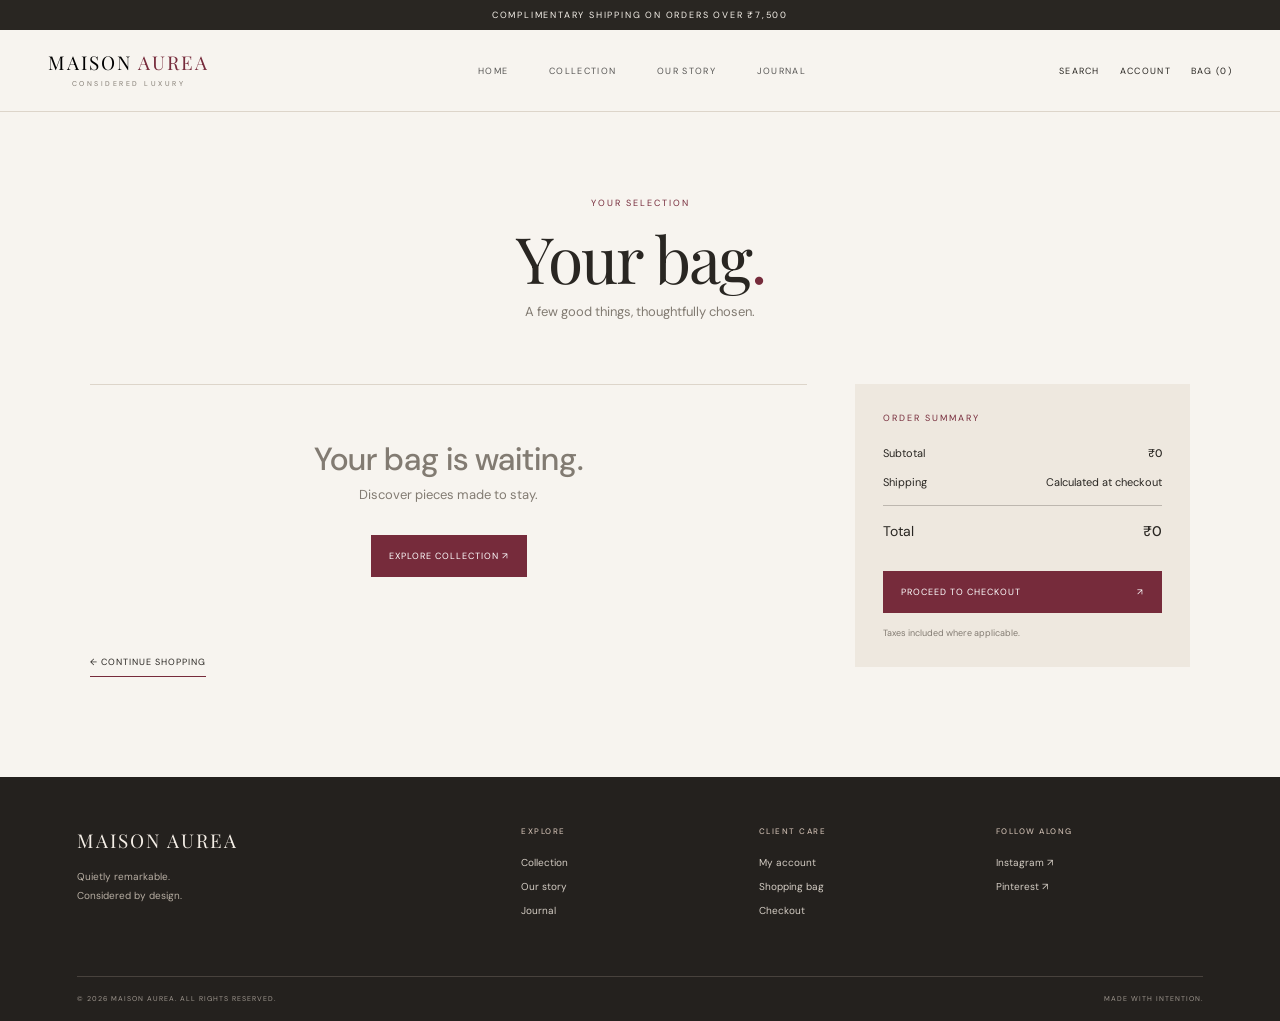
<file: bag.html>
<!DOCTYPE html>
<html lang="en">

<head>

    <meta charset="UTF-8">

    <meta name="viewport" content="width=device-width, initial-scale=1.0">

    <title>Your Bag | MAISON AUREA</title>


    <!-- GOOGLE FONTS -->
    <link
        href="https://fonts.googleapis.com/css2?family=DM+Sans:wght@400;500;600&family=Playfair+Display:wght@400;500;600&display=swap"
        rel="stylesheet"
    >


    <!-- BOOTSTRAP 5.3.3 -->
    <link
        href="https://cdn.jsdelivr.net/npm/bootstrap@5.3.3/dist/css/bootstrap.min.css"
        rel="stylesheet"
    >


    <!-- CUSTOM CSS -->
    <link rel="stylesheet" href="style.css">

</head>

<body>

    <!-- ANNOUNCEMENT BAR -->
    <div class="announcement">
        COMPLIMENTARY SHIPPING ON ORDERS OVER ₹7,500
    </div>


    <!-- NAVBAR -->
    <nav class="navbar navbar-expand-lg main-nav">

        <div class="container-fluid px-lg-5">

            <!-- BRAND LOGO -->
            <a class="navbar-brand" href="index.html">

                MAISON <span>AUREA</span>

                <small>CONSIDERED LUXURY</small>

            </a>


            <!-- MOBILE NAVBAR TOGGLER -->
            <button
                class="navbar-toggler"
                data-bs-toggle="collapse"
                data-bs-target="#navMenu"
                aria-label="Toggle navigation"
            >

                <span class="navbar-toggler-icon"></span>

            </button>


            <!-- NAVBAR MENU -->
            <div class="collapse navbar-collapse" id="navMenu">

                <ul class="navbar-nav mx-auto">

                    <li class="nav-item">
                        <a class="nav-link" href="index.html">
                            HOME
                        </a>
                    </li>

                    <li class="nav-item">
                        <a class="nav-link" href="collection.html">
                            COLLECTION
                        </a>
                    </li>

                    <li class="nav-item">
                        <a class="nav-link" href="index.html#story">
                            OUR STORY
                        </a>
                    </li>

                    <li class="nav-item">
                        <a class="nav-link" href="index.html#journal">
                            JOURNAL
                        </a>
                    </li>

                </ul>


                <!-- NAVBAR ACTIONS -->
                <div class="nav-actions">

                    <a href="collection.html">
                        SEARCH
                    </a>

                    <a href="account.html">
                        ACCOUNT
                    </a>

                    <a class="active" href="bag.html">
                        BAG (<span class="bag-count">0</span>)
                    </a>

                </div>

            </div>

        </div>

    </nav>


    <!-- MAIN BAG SECTION -->
    <main class="page-main">

        <!-- PAGE HEADING -->
        <div class="page-heading">

            <p class="eyebrow">YOUR SELECTION</p>

            <h1>
                Your bag<span class="wine-dot">.</span>
            </h1>

            <p>A few good things, thoughtfully chosen.</p>

        </div>


        <!-- BAG CONTENT -->
        <div class="row g-5">

            <!-- LEFT SIDE: BAG ITEMS -->
            <div class="col-lg-8">

                <div id="bagItems" class="bag-items"></div>


                <!-- CONTINUE SHOPPING LINK -->
                <a
                    href="collection.html"
                    class="under-link d-inline-block mt-4"
                >

                    ← CONTINUE SHOPPING

                </a>

            </div>


            <!-- RIGHT SIDE: ORDER SUMMARY -->
            <div class="col-lg-4">

                <aside class="summary-box">

                    <p class="eyebrow">ORDER SUMMARY</p>


                    <!-- SUBTOTAL -->
                    <div class="summary-line">

                        <span>Subtotal</span>

                        <strong id="bagSubtotal">₹0</strong>

                    </div>


                    <!-- SHIPPING -->
                    <div class="summary-line">

                        <span>Shipping</span>

                        <span>Calculated at checkout</span>

                    </div>

                    <hr>


                    <!-- TOTAL -->
                    <div class="summary-line total">

                        <span>Total</span>

                        <strong id="bagTotal">₹0</strong>

                    </div>


                    <!-- CHECKOUT BUTTON -->
                    <a
                        href="checkout.html"
                        class="btn-aurea w-100 justify-content-between mt-3"
                    >

                        PROCEED TO CHECKOUT

                        <span>↗</span>

                    </a>


                    <!-- TAX INFORMATION -->
                    <small>
                        Taxes included where applicable.
                    </small>

                </aside>

            </div>

        </div>

    </main>


    <!-- FOOTER -->
    <div id="siteFooter"></div>


    <!-- BOOTSTRAP JAVASCRIPT -->
    <script src="https://cdn.jsdelivr.net/npm/bootstrap@5.3.3/dist/js/bootstrap.bundle.min.js"></script>


    <!-- CUSTOM JAVASCRIPT -->
    <script src="script.js"></script>

</body>

</html>
</file>
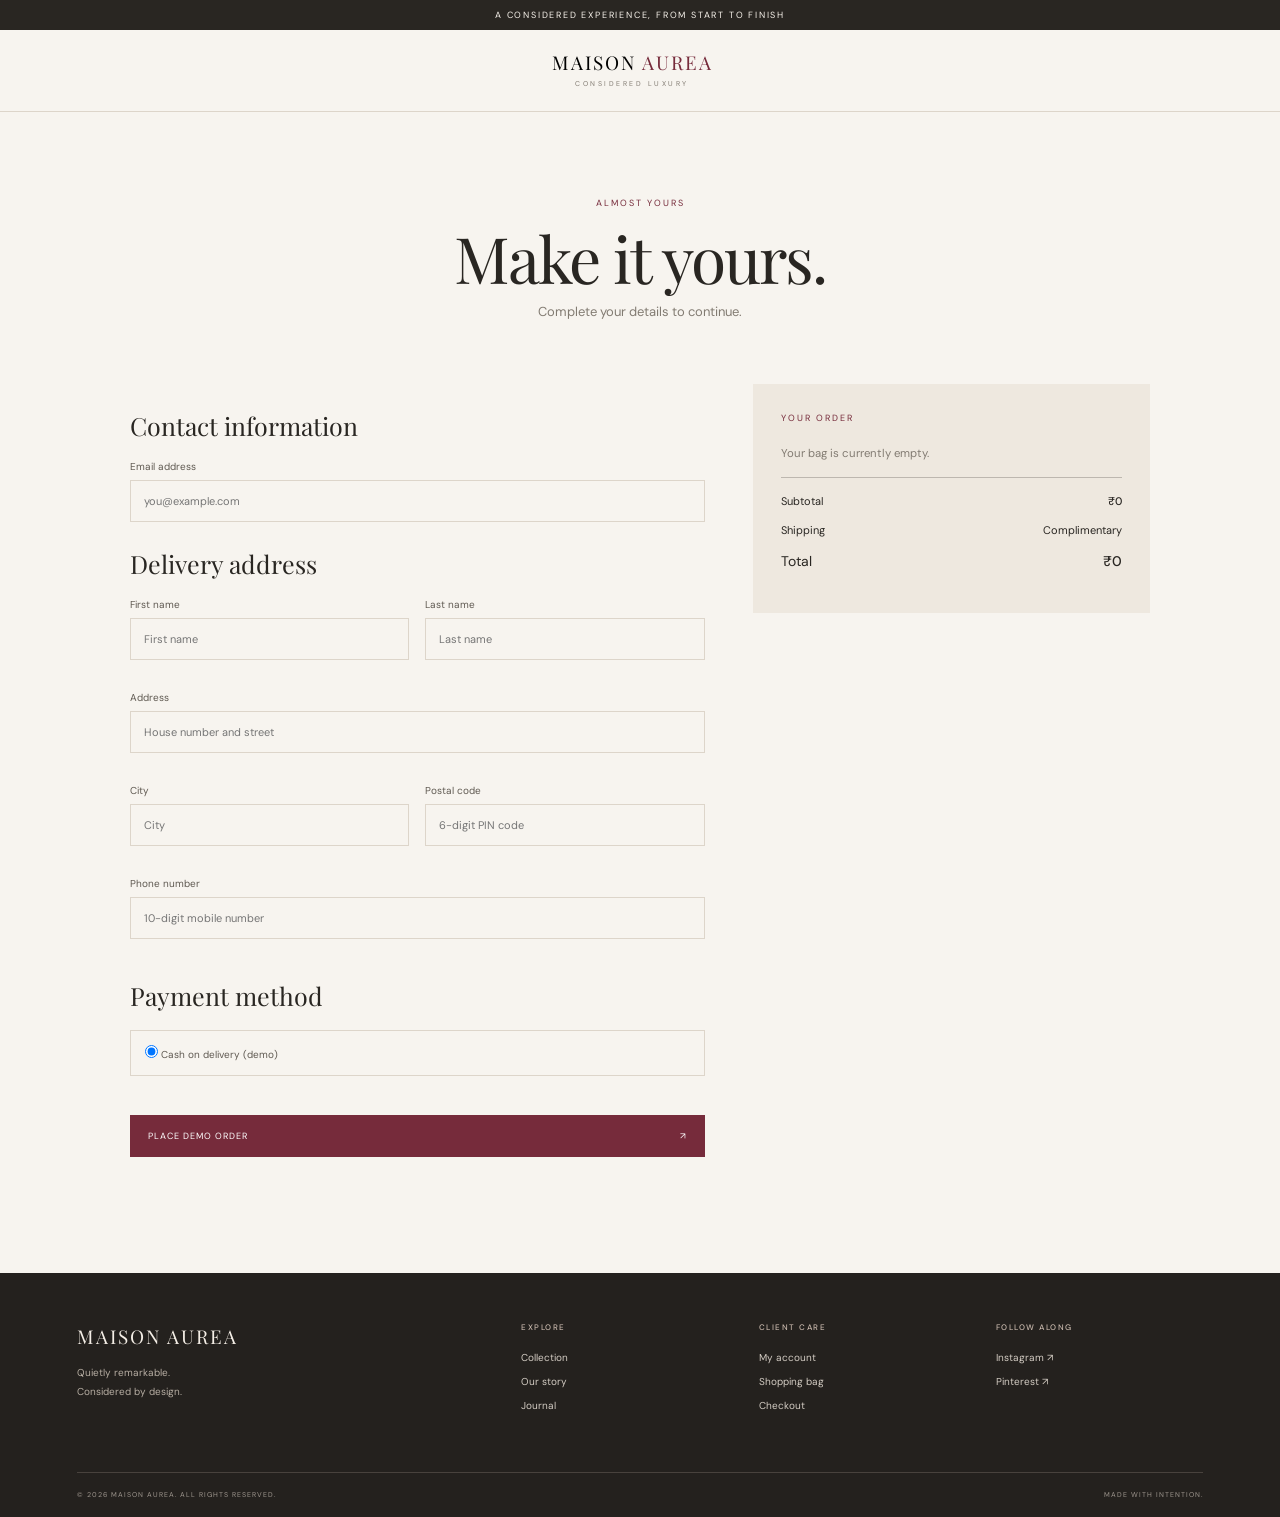
<file: checkout.html>
<!DOCTYPE html>
<html lang="en">

<head>

    <meta charset="UTF-8">

    <meta name="viewport" content="width=device-width, initial-scale=1.0">

    <title>Checkout | MAISON AUREA</title>

    <!-- GOOGLE FONTS -->
    <link
        href="https://fonts.googleapis.com/css2?family=DM+Sans:wght@400;500;600&family=Playfair+Display:wght@400;500;600&display=swap"
        rel="stylesheet"
    >

    <!-- BOOTSTRAP 5.3.3 -->
    <link
        href="https://cdn.jsdelivr.net/npm/bootstrap@5.3.3/dist/css/bootstrap.min.css"
        rel="stylesheet"
    >

    <!-- CUSTOM CSS -->
    <link rel="stylesheet" href="style.css">

</head>

<body>

    <!-- ANNOUNCEMENT BAR -->
    <div class="announcement">
        A CONSIDERED EXPERIENCE, FROM START TO FINISH
    </div>


    <!-- NAVBAR -->
    <nav class="navbar main-nav">

        <div class="container justify-content-center">

            <a class="navbar-brand" href="index.html">

                MAISON <span>AUREA</span>

                <small>CONSIDERED LUXURY</small>

            </a>

        </div>

    </nav>


    <!-- CHECKOUT MAIN SECTION -->
    <main class="page-main checkout-main">

        <!-- PAGE HEADING -->
        <div class="page-heading">

            <p class="eyebrow">ALMOST YOURS</p>

            <h1>Make it yours.</h1>

            <p>Complete your details to continue.</p>

        </div>


        <!-- CHECKOUT CONTENT -->
        <div class="row g-5">

            <!-- LEFT SIDE: CHECKOUT FORM -->
            <div class="col-lg-7">

                <form id="checkoutForm" class="checkout-form">

                    <!-- CONTACT INFORMATION -->
                    <h2>Contact information</h2>

                    <label>
                        Email address

                        <input
                            type="email"
                            required
                            placeholder="you@example.com"
                        >

                    </label>


                    <!-- DELIVERY ADDRESS -->
                    <h2>Delivery address</h2>

                    <div class="row g-3">

                        <!-- FIRST NAME -->
                        <div class="col-md-6">

                            <label>
                                First name

                                <input
                                    required
                                    placeholder="First name"
                                >

                            </label>

                        </div>


                        <!-- LAST NAME -->
                        <div class="col-md-6">

                            <label>
                                Last name

                                <input
                                    required
                                    placeholder="Last name"
                                >

                            </label>

                        </div>


                        <!-- ADDRESS -->
                        <div class="col-12">

                            <label>
                                Address

                                <input
                                    required
                                    placeholder="House number and street"
                                >

                            </label>

                        </div>


                        <!-- CITY -->
                        <div class="col-md-6">

                            <label>
                                City

                                <input
                                    required
                                    placeholder="City"
                                >

                            </label>

                        </div>


                        <!-- POSTAL CODE -->
                        <div class="col-md-6">

                            <label>
                                Postal code

                                <input
                                    required
                                    pattern="[0-9]{6}"
                                    placeholder="6-digit PIN code"
                                >

                            </label>

                        </div>


                        <!-- PHONE NUMBER -->
                        <div class="col-12">

                            <label>
                                Phone number

                                <input
                                    type="tel"
                                    required
                                    pattern="[0-9]{10}"
                                    placeholder="10-digit mobile number"
                                >

                            </label>

                        </div>

                    </div>


                    <!-- PAYMENT METHOD -->
                    <h2>Payment method</h2>

                    <label class="payment-option">

                        <input
                            type="radio"
                            name="payment"
                            checked
                        >

                        Cash on delivery (demo)

                    </label>


                    <!-- PLACE ORDER BUTTON -->
                    <button
                        class="btn-aurea w-100 justify-content-between mt-4"
                        type="submit"
                    >

                        PLACE DEMO ORDER

                        <span>↗</span>

                    </button>


                    <!-- CHECKOUT MESSAGE -->
                    <p
                        id="checkoutMessage"
                        class="form-message mt-3"
                    ></p>

                </form>

            </div>


            <!-- RIGHT SIDE: ORDER SUMMARY -->
            <div class="col-lg-5">

                <aside class="summary-box">

                    <p class="eyebrow">YOUR ORDER</p>


                    <!-- CHECKOUT ITEMS -->
                    <div id="checkoutItems"></div>

                    <hr>


                    <!-- SUBTOTAL -->
                    <div class="summary-line">

                        <span>Subtotal</span>

                        <strong id="checkoutSubtotal">₹0</strong>

                    </div>


                    <!-- SHIPPING -->
                    <div class="summary-line">

                        <span>Shipping</span>

                        <span>Complimentary</span>

                    </div>


                    <!-- TOTAL -->
                    <div class="summary-line total">

                        <span>Total</span>

                        <strong id="checkoutTotal">₹0</strong>

                    </div>

                </aside>

            </div>

        </div>

    </main>


    <!-- FOOTER -->
    <div id="siteFooter"></div>


    <!-- BOOTSTRAP JAVASCRIPT -->
    <script src="https://cdn.jsdelivr.net/npm/bootstrap@5.3.3/dist/js/bootstrap.bundle.min.js"></script>

    <!-- CUSTOM JAVASCRIPT -->
    <script src="script.js"></script>

</body>

</html>
</file>
<file: style.css>
/* ========================================
   MAISON AUREA - LUXURY FASHION WEBSITE
   MAIN STYLESHEET
======================================== */


/* ========================================
   1. ROOT VARIABLES
======================================== */

:root {

    --paper: #f7f4ef;
    --sand: #eee8df;
    --ink: #292622;
    --muted: #827b72;
    --wine: #762b3b;
    --line: #ddd5ca;

    --serif: "Playfair Display", Georgia, serif;
    --sans: "DM Sans", Arial, sans-serif;

}


/* ========================================
   2. GENERAL STYLING
======================================== */

* {

    box-sizing: border-box;

}

html {

    scroll-behavior: smooth;

}

body {

    margin: 0;
    background: var(--paper);
    color: var(--ink);
    font: 13px var(--sans);

}

a {

    color: inherit;
    text-decoration: none;

}


/* ========================================
   3. ANNOUNCEMENT BAR
======================================== */

.announcement {

    background: var(--ink);
    color: #f8f3ec;
    text-align: center;
    padding: 9px;
    font-size: 9px;
    letter-spacing: 1.8px;

}


/* ========================================
   4. NAVBAR
======================================== */

.main-nav {

    min-height: 82px;
    background: rgba(247, 244, 239, 0.98);
    border-bottom: 1px solid var(--line);
    z-index: 5;

}

.navbar-brand {

    font: 19px/1 var(--serif);
    letter-spacing: 2px;

}

.navbar-brand span,
.wine-dot {

    color: var(--wine);

}

.navbar-brand small {

    display: block;
    text-align: center;
    font: 7px var(--sans);
    letter-spacing: 2.5px;
    margin-top: 7px;
    color: var(--muted);

}

.navbar-nav {

    gap: 25px;

}

.nav-link,
.nav-actions a {

    font-size: 9px;
    letter-spacing: 1.3px;

}

.nav-link.active,
.nav-link:hover,
.nav-actions a:hover {

    color: var(--wine);

}

.nav-actions {

    display: flex;
    gap: 20px;

}

.navbar-toggler {

    border: 0;
    box-shadow: none !important;

}


/* ========================================
   5. HERO SECTION
======================================== */

.hero {

    display: grid;
    grid-template-columns: 42% 58%;
    padding: 25px 5%;
    gap: 3%;
    min-height: 610px;

}

.hero-copy {

    display: flex;
    flex-direction: column;
    justify-content: center;
    align-items: flex-start;
    padding-left: 7%;
    position: relative;

}

.hero h1,
.page-heading h1 {

    font: clamp(55px, 6.5vw, 88px) / 0.98 var(--serif);
    letter-spacing: -2px;
    margin: 0 0 24px;

}

.hero-copy > p:not(.eyebrow) {

    max-width: 320px;
    line-height: 1.9;
    color: var(--muted);
    margin-bottom: 28px;

}

.btn-aurea {

    display: inline-flex;
    justify-content: space-between;
    align-items: center;
    gap: 25px;

    background: var(--wine);
    color: white;

    border: 0;
    padding: 15px 18px;

    font-size: 9px;
    letter-spacing: 1px;

    transition: 0.25s;

}

.btn-aurea:hover {

    background: var(--ink);
    color: white;
    transform: translateY(-2px);

}

.hero-number {

    position: absolute;
    bottom: 10px;
    left: 7%;
    font-size: 9px;
    letter-spacing: 2px;

}

.hero-number i {

    color: #b5aa9d;
    margin: 0 8px;

}

.hero-photo {

    min-height: 540px;
    background: var(--sand);

}

.hero-photo img {

    width: 100%;
    height: 100%;
    min-height: 540px;
    object-fit: cover;

}


/* ========================================
   6. COMMON SECTION STYLING
======================================== */

.section-wrap {

    padding: 95px 6%;

}

.section-title {

    display: flex;
    align-items: end;
    justify-content: space-between;
    margin-bottom: 32px;

}

.section-title h2,
.newsletter h2 {

    font: clamp(32px, 4vw, 48px) var(--serif);
    margin: 0;

}

.section-title .eyebrow {

    margin-bottom: 10px;

}

.eyebrow {

    font-size: 9px;
    letter-spacing: 2px;
    color: var(--wine);
    margin: 0 0 18px;

}

.under-link {

    font-size: 9px;
    letter-spacing: 1px;
    border-bottom: 1px solid var(--wine);
    padding-bottom: 8px;

}


/* ========================================
   7. CATEGORY SECTION
======================================== */

.category-grid {

    display: grid;
    grid-template-columns: repeat(3, 1fr);
    gap: 18px;

}

.category img {

    width: 100%;
    height: 370px;
    object-fit: cover;
    display: block;
    transition: 0.4s;

}

.category:hover img {

    transform: scale(0.985);

}

.category small {

    display: block;
    color: var(--wine);
    font-size: 8px;
    letter-spacing: 1.5px;
    margin-top: 16px;

}

.category h3 {

    font: 24px var(--serif);
    margin: 5px 0;

}


/* ========================================
   8. EDITORIAL / OUR STORY SECTION
======================================== */

.editorial {

    display: grid;
    grid-template-columns: 1fr 1fr;
    background: var(--sand);

}

.editorial-photo {

    height: 510px;

}

.editorial-photo img {

    width: 100%;
    height: 100%;
    object-fit: cover;

}

.editorial-copy {

    display: flex;
    flex-direction: column;
    align-items: flex-start;
    justify-content: center;
    padding: 65px 13%;

}

.editorial-copy h2 {

    font: clamp(48px, 5vw, 68px) / 1.02 var(--serif);
    margin: 0 0 20px;

}

.editorial-copy > p:not(.eyebrow) {

    color: var(--muted);
    line-height: 2;
    max-width: 370px;
    margin-bottom: 25px;

}


/* ========================================
   9. QUOTE SECTION
======================================== */

.quote {

    background: var(--wine);
    color: #f8f3ec;
    text-align: center;
    padding: 75px 20px;

}

.quote .eyebrow {

    color: #e2c5c8;

}

.quote h2 {

    font: clamp(32px, 4.5vw, 54px) / 1.2 var(--serif);
    margin: 0 0 22px;

}

.quote small {

    font-size: 8px;
    letter-spacing: 2px;
    color: #e2c5c8;

}


/* ========================================
   10. NEWSLETTER SECTION
======================================== */

.newsletter {

    padding: 80px 8%;
    display: flex;
    align-items: center;
    justify-content: space-between;
    gap: 40px;

}

.newsletter h2 {

    font-size: 38px;

}

.newsletter p:not(.eyebrow) {

    color: var(--muted);
    margin: 10px 0 0;

}

.newsletter-form {

    width: min(440px, 48%);

    display: grid;
    grid-template-columns: 1fr auto;

    border-bottom: 1px solid var(--ink);

}

.newsletter-form input {

    border: 0;
    background: transparent;
    outline: 0;
    padding: 13px 4px;
    font: 11px var(--sans);

}

.newsletter-form button {

    border: 0;
    background: transparent;
    color: var(--wine);
    font-size: 9px;
    letter-spacing: 1px;

}

.newsletter-form small {

    grid-column: 1 / -1;
    color: var(--muted);
    font-size: 8px;
    padding: 8px 0;

}


/* ========================================
   11. FOOTER SECTION
======================================== */

.site-footer {

    background: #24211e;
    color: #f4eee6;

    padding: 50px 6% 18px;

    display: grid;
    grid-template-columns: 2fr 1fr 1fr 1fr;
    gap: 30px;

}

.footer-brand > a {

    font: 19px var(--serif);
    letter-spacing: 2px;

}

.footer-brand p {

    color: #b7aea3;
    line-height: 1.9;
    font-size: 10px;
    margin-top: 14px;

}

.footer-column {

    display: flex;
    flex-direction: column;
    gap: 11px;

}

.footer-column h4 {

    color: #c9b9ad;
    font-size: 8px;
    letter-spacing: 1.5px;

}

.footer-column a {

    font-size: 10px;
    color: #d4cdc4;

}

.footer-bottom {

    grid-column: 1 / -1;

    border-top: 1px solid #48423d;
    margin-top: 25px;
    padding-top: 17px;

    display: flex;
    justify-content: space-between;

    color: #9f978f;
    font-size: 7px;
    letter-spacing: 1px;

}


/* ========================================
   12. COMMON PAGE LAYOUT
======================================== */

.page-main {

    padding: 55px 7% 100px;
    min-height: 65vh;

}

.page-heading {

    text-align: center;
    padding: 30px 0 48px;

}

.page-heading h1 {

    font-size: clamp(42px, 5vw, 65px);
    margin-bottom: 13px;

}

.page-heading > p:last-child {

    color: var(--muted);

}


/* ========================================
   13. COLLECTION PAGE
======================================== */

.collection-toolbar {

    display: flex;
    justify-content: space-between;

    border-top: 1px solid var(--line);
    border-bottom: 1px solid var(--line);

    padding: 13px 0;
    margin-bottom: 25px;

    font-size: 9px;
    letter-spacing: 1px;

}

.collection-toolbar select {

    border: 0;
    background: transparent;
    font: inherit;
    margin-left: 12px;
    outline: 0;

}


/* ========================================
   14. PRODUCT CARDS
======================================== */

.product-card {

    height: 100%;

}

.product-image {

    height: 330px;
    position: relative;
    overflow: hidden;
    background: var(--sand);

}

.product-image img {

    width: 100%;
    height: 100%;
    object-fit: cover;
    transition: 0.4s;

}

.product-card:hover .product-image img {

    transform: scale(1.04);

}

.product-tag {

    position: absolute;
    z-index: 1;
    top: 12px;
    left: 12px;

    background: var(--paper);
    color: var(--wine);

    font-size: 7px;
    letter-spacing: 1px;
    padding: 7px;

}

.product-meta {

    display: flex;
    justify-content: space-between;
    gap: 7px;
    padding: 13px 0 9px;

}

.product-meta h3 {

    font: 17px var(--serif);
    margin: 0 0 4px;

}

.product-meta p {

    font-size: 9px;
    color: var(--muted);
    margin: 0;

}

.product-meta strong {

    font-size: 10px;
    font-weight: 500;
    white-space: nowrap;

}

.add-button {

    width: 100%;

    background: transparent;
    border: 0;

    border-top: 1px solid var(--line);
    border-bottom: 1px solid var(--line);

    padding: 10px 0;
    text-align: left;

    font-size: 8px;
    letter-spacing: 1px;

    display: flex;
    justify-content: space-between;

}

.add-button span {

    color: var(--wine);
    font-size: 14px;

}


/* ========================================
   15. PRODUCT DETAIL PAGE
======================================== */

.breadcrumb {

    font-size: 9px;
    letter-spacing: 1px;
    color: var(--muted);
    margin-bottom: 28px;

}

.product-gallery {

    display: grid;
    grid-template-columns: 1fr 1fr;
    gap: 12px;

}

.product-gallery img {

    width: 100%;
    height: 520px;
    object-fit: cover;

}

.product-info {

    padding: 20px 5%;

}

.product-info h1,
.account-panel h1 {

    font: clamp(38px, 4vw, 55px) var(--serif);
    margin: 0 0 12px;

}

.product-price {

    font-size: 15px;

}

.muted {

    color: var(--muted);

}

.detail-description {

    line-height: 1.9;
    color: #686158;
    margin: 24px 0;

}

.field-label {

    font-size: 9px;
    letter-spacing: 1.3px;

}

.size-options {

    display: flex;
    gap: 9px;

}

.size-btn {

    width: 42px;
    height: 40px;

    border: 1px solid var(--line);
    background: transparent;

    font-size: 10px;

}

.size-btn.active,
.size-btn:hover {

    border-color: var(--wine);
    color: var(--wine);

}

.swatch {

    width: 22px;
    height: 22px;

    border-radius: 50%;
    border: 2px solid var(--paper);

    outline: 1px solid var(--wine);
    background: #b7a18a;

}


/* ========================================
   16. PRODUCT ACCORDION
======================================== */

.accordion-item,
.accordion-button {

    background: transparent !important;
    border-color: var(--line) !important;

}

.accordion-button {

    font-size: 9px;
    letter-spacing: 1px;
    box-shadow: none !important;

}

.accordion-body {

    font-size: 11px;
    color: var(--muted);
    line-height: 1.8;

}


/* ========================================
   17. SHOPPING BAG PAGE
======================================== */

.bag-items {

    border-top: 1px solid var(--line);

}

.bag-row {

    display: grid;
    grid-template-columns: 100px 1fr auto;
    gap: 18px;
    align-items: center;

    padding: 18px 0;
    border-bottom: 1px solid var(--line);

}

.bag-row img {

    width: 100px;
    height: 120px;
    object-fit: cover;

}

.bag-row h3 {

    font: 20px var(--serif);
    margin: 0 0 5px;

}

.bag-row p {

    font-size: 10px;
    color: var(--muted);
    margin: 0 0 8px;

}

.remove-item {

    border: 0;
    background: transparent;
    color: var(--wine);
    font-size: 9px;
    text-decoration: underline;

}


/* ========================================
   18. ORDER SUMMARY
======================================== */

.summary-box {

    background: #eee8df;
    padding: 28px;
    position: sticky;
    top: 20px;

}

.summary-box .eyebrow {

    margin-bottom: 22px;

}

.summary-line {

    display: flex;
    justify-content: space-between;
    gap: 15px;
    margin: 15px 0;
    font-size: 11px;

}

.summary-line strong {

    font-weight: 500;

}

.summary-line.total {

    font-size: 14px;

}

.summary-box > small {

    display: block;
    color: var(--muted);
    font-size: 9px;
    margin-top: 14px;

}

.empty-bag {

    text-align: center;
    padding: 55px 20px;
    color: var(--muted);

}


/* ========================================
   19. CHECKOUT PAGE
======================================== */

.checkout-main {

    max-width: 1200px;
    margin: auto;

}

.checkout-form h2 {

    font: 25px var(--serif);
    margin: 25px 0 18px;

}

.checkout-form label {

    display: block;
    font-size: 10px;
    color: #5f5951;
    margin-bottom: 15px;

}

.checkout-form input:not([type="radio"]) {

    display: block;
    width: 100%;

    padding: 13px;

    border: 1px solid var(--line);
    background: transparent;

    margin-top: 7px;

    font: 11px var(--sans);

    outline-color: var(--wine);

}

.payment-option {

    padding: 14px;
    border: 1px solid var(--line);
    width: 100%;

}

.form-message {

    font-size: 10px;
    color: var(--wine);

}

.checkout-item {

    display: flex;
    justify-content: space-between;
    gap: 10px;

    padding: 10px 0;

    border-bottom: 1px solid var(--line);

    font-size: 10px;

}


/* ========================================
   20. ACCOUNT PAGE
======================================== */

.account-layout {

    display: grid;
    grid-template-columns: 1fr 1fr;
    min-height: 650px;

}

.account-image img {

    width: 100%;
    height: 100%;
    min-height: 650px;
    object-fit: cover;

}

.account-panel {

    display: flex;
    flex-direction: column;
    justify-content: center;
    padding: 60px 14%;

}

.account-panel h1 {

    font-size: 45px;

}

.wine-link {

    color: var(--wine);
    text-decoration: underline;

}


/* ========================================
   21. TABLET RESPONSIVE DESIGN
======================================== */

@media (max-width: 991px) {

    .navbar-nav {

        gap: 10px;
        padding: 12px 0;

    }

    .nav-actions {

        padding: 0 0 12px;

    }

    .hero {

        min-height: 480px;

    }

    .hero-photo,
    .hero-photo img {

        min-height: 460px;

    }

    .category img {

        height: 290px;

    }

    .product-image {

        height: 280px;

    }

    .product-gallery img {

        height: 430px;

    }

}


/* ========================================
   22. MOBILE RESPONSIVE DESIGN
======================================== */

@media (max-width: 767px) {

    /* HERO SECTION */

    .hero {

        display: flex;
        flex-direction: column-reverse;
        padding: 15px;
        gap: 0;

    }

    .hero-photo,
    .hero-photo img {

        height: 400px;
        min-height: 400px;

    }

    .hero-copy {

        padding: 38px 12px 50px;

    }

    .hero h1 {

        font-size: 61px;

    }

    .hero-number {

        left: 12px;

    }


    /* COMMON SECTIONS */

    .section-wrap {

        padding: 65px 18px;

    }

    .section-title {

        align-items: flex-start;
        flex-direction: column;
        gap: 17px;

    }


    /* CATEGORY SECTION */

    .category-grid {

        grid-template-columns: 1fr 1fr;
        gap: 22px 12px;

    }

    .category:last-child {

        display: none;

    }

    .category img {

        height: 245px;

    }

    .category h3 {

        font-size: 20px;

    }


    /* EDITORIAL SECTION */

    .editorial {

        grid-template-columns: 1fr;

    }

    .editorial-photo {

        height: 380px;

    }

    .editorial-copy {

        padding: 50px 28px 60px;

    }


    /* NEWSLETTER SECTION */

    .newsletter {

        padding: 60px 22px;
        align-items: flex-start;
        flex-direction: column;

    }

    .newsletter-form {

        width: 100%;

    }


    /* FOOTER SECTION */

    .site-footer {

        grid-template-columns: 1fr 1fr;
        padding: 42px 22px 18px;
        gap: 25px 18px;

    }

    .footer-brand {

        grid-column: 1 / -1;

    }

    .footer-bottom {

        flex-direction: column;
        gap: 12px;

    }


    /* PAGE LAYOUT */

    .page-main {

        padding: 35px 18px 70px;

    }


    /* PRODUCT SECTION */

    .product-image {

        height: 245px;

    }

    .product-meta {

        flex-direction: column;

    }

    .product-gallery img {

        height: 300px;

    }

    .product-info {

        padding: 15px 0;

    }


    /* ACCOUNT SECTION */

    .account-layout {

        grid-template-columns: 1fr;

    }

    .account-image {

        height: 320px;

    }

    .account-image img {

        min-height: 320px;
        height: 320px;

    }

    .account-panel {

        padding: 48px 25px;

    }


    /* ORDER SUMMARY */

    .summary-box {

        position: static;

    }

}


/* ========================================
   23. SMALL MOBILE RESPONSIVE DESIGN
======================================== */

@media (max-width: 390px) {

    .product-image {

        height: 205px;

    }

    .category img {

        height: 210px;

    }

    .product-meta h3 {

        font-size: 15px;

    }

}
</file>
